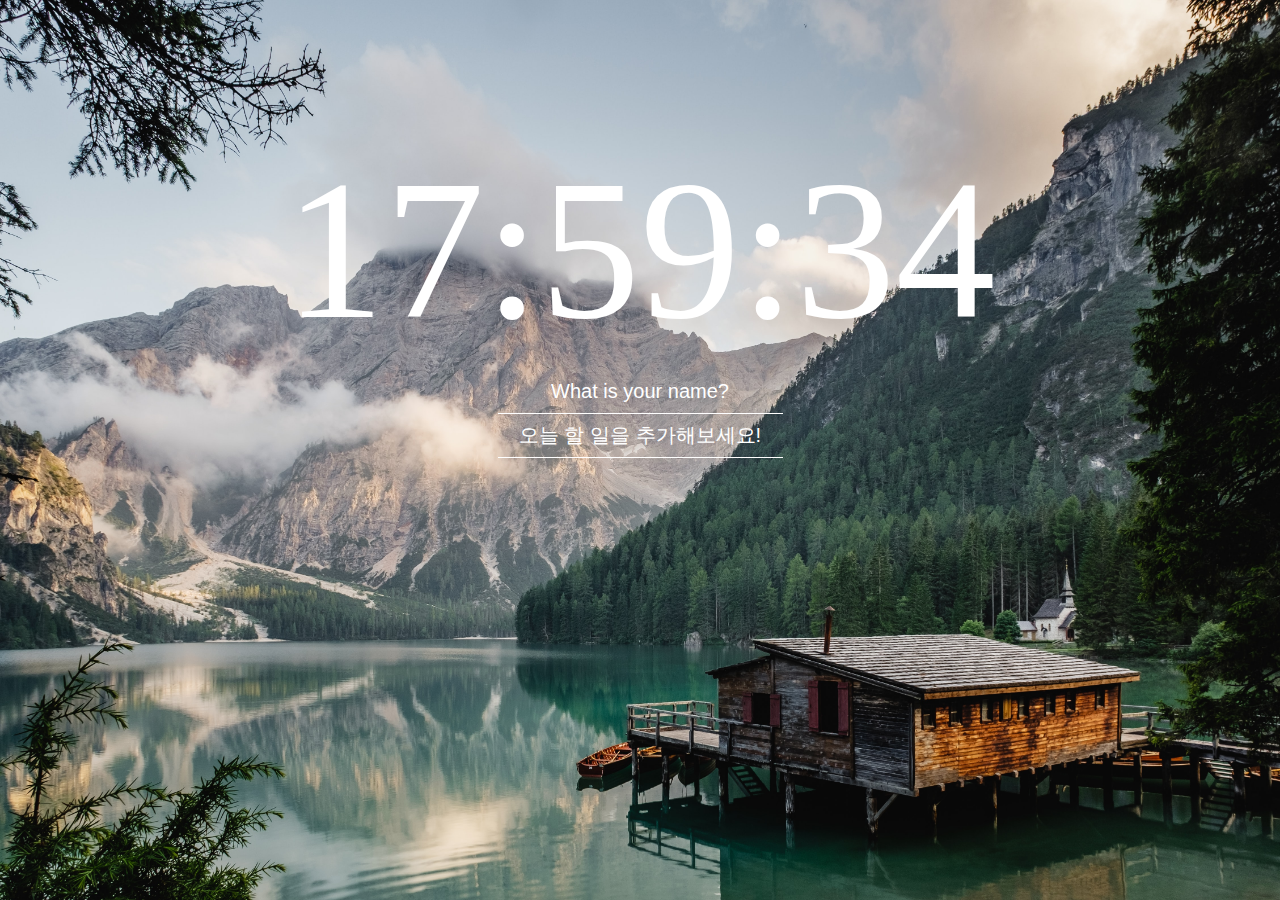
<file: index.html>
<!DOCTYPE html>
<html lang="en">
  <head>
    <meta charset="UTF-8" />
    <meta name="viewport" content="width=device-width, initial-scale=1.0" />
    <link rel="stylesheet" href="css/clock.css" />
    <title>Clock</title>
  </head>
  <body>
    <div class="js-clock">
      <h1 class="js-title"></h1>
    </div>

    <form action="" class="js-form form">
      <input type="text" placeholder="What is your name?" class="js-input" />
    </form>
    <h4 class="js-greetings greetings">hello</h4>

    <form action="" class="js-toDoForm toDoForm">
      <input
        type="text"
        placeholder="오늘 할 일을 추가해보세요!"
        class="todostyle"
      />
    </form>
    <ul class="js-toDoList"></ul>

    <!-- <form action="" class="js-notice">
      <input type="text" placeholder="add a notice" class="" />
    </form>
    <ul class="js-noticeli"></ul> -->

    <span class="js-weather"></span>

    <script src="js/clock.js"></script>
    <script src="js/gretting.js"></script>
    <script src="js/todo.js"></script>
    <script src="js/notice.js"></script>
    <script src="js/bg.js"></script>
    <script src="js/location.js"></script>
  </body>
</html>
</file>
<file: css/clock.css>
@import "reset.css";

body {
  background-color: #0c154a;
}

.form,
.greetings {
  display: none;
}

.showing {
  display: block;
}

@keyframes fadeIn {
  from {
    opacity: 0;
  }
  to {
    opacity: 1;
  }
}

.bgImage {
  position: absolute;
  top: 0;
  left: 0;
  width: 100%;
  height: 100%;
  z-index: -1;
  animation: fadeIn 1s linear;
}

body {
  display: flex;
  flex-direction: column;
  align-items: center;
  justify-content: center;
  margin-top: 150px;
}

.js-clock {
  color: white;
}

.js-title {
  font-size: 200px;
  padding-bottom: 20px;
}

input::placeholder {
  color: white;
  font-size: 20px;
  text-align: center;
}

.greetings {
  color: white;
  font-size: 35px;
  padding-bottom: 20px;
}

.todostyle,
.js-input {
  font-size: 20px;
  padding: 10px;
  border: none;
  background: transparent;
  border-bottom: white 1px solid;
  outline: none;
  text-align: center;
}

.js-toDoList {
  padding: 10px;
  color: white;
  font-size: 20px;
  /* display: flex; */
  /* justify-content: center; */
}

.js-weather {
  padding: 10px;
  color: white;
  font-size: 20px;
}
</file>
